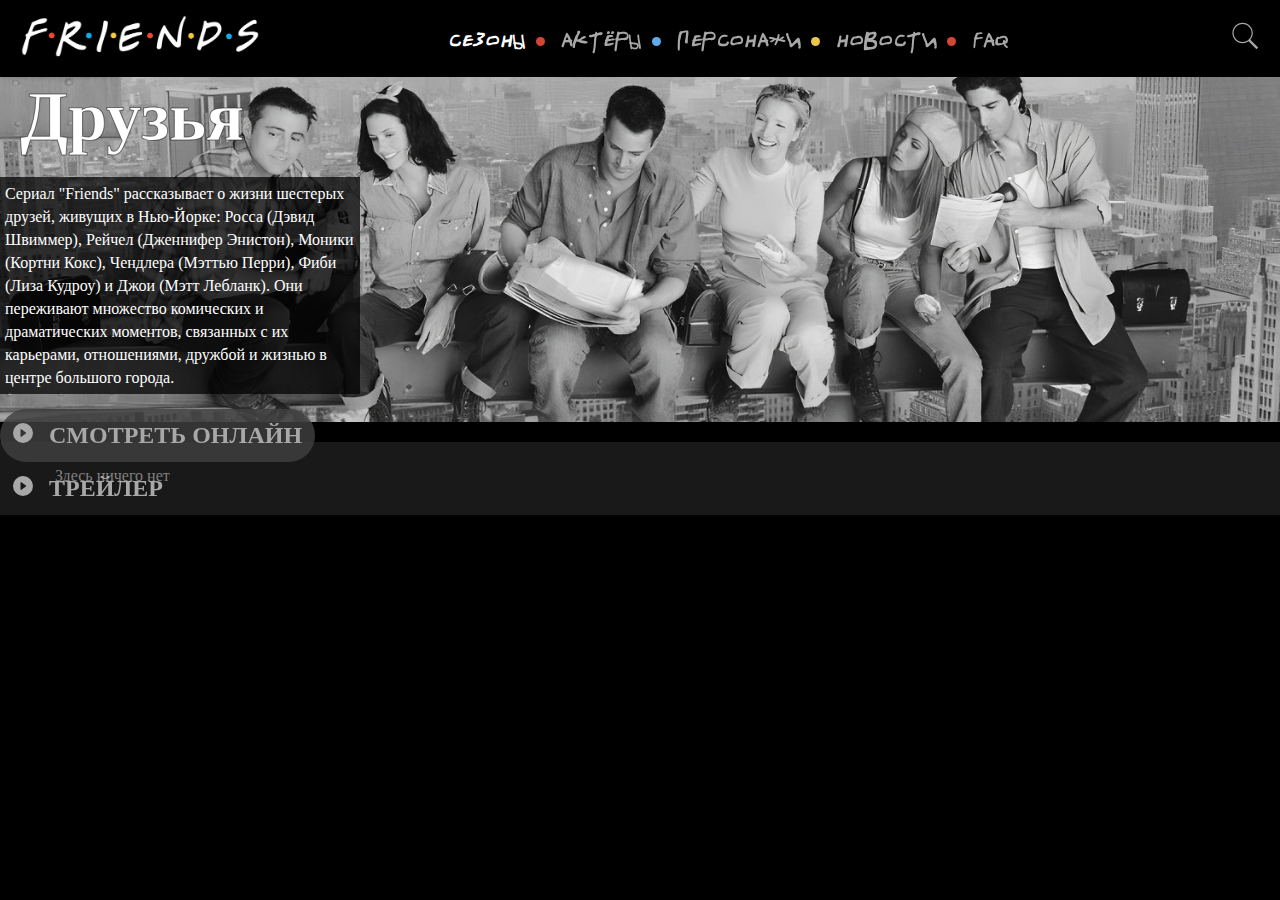
<file: pages/actors.html>
<!DOCTYPE html>
<html lang="ru">
<head>
    <meta charset="UTF-8">
    <title>Друзья</title>
    <meta name="viewport" content="width=device-width, initial-scale=1">
    <meta name="yandex-verification" content="ebf12c473113afc8" />
    <link rel="icon" href="/images/icon.ico">
        <link rel="apple-touch-icon" href="/images/apple-touch-icon.ico">
    <link rel="stylesheet" href="../styles/style.css">
    <link rel="stylesheet" href="../styles/adaptive.css">
</head>
<body>
<header class="header">
    <div class="container">
        <div class="header-logo">
            <a><img src="../images/logo-friends.png" alt="logo"></a>
        </div>
        <ul class="header-menu">
            <li class="first-paragraph"><a href="../index.html#select-season">Сезоны</a></li>
            <li class="second-paragraph"><a href="" class="disabled">Актёры</a></li>
            <li class="third-paragraph"><a href="" class="disabled">Персонажи</a></li>
            <li class="fourth-paragraph"><a href="" class="disabled">Новости</a></li>
            <li class="fifth-paragraph"><a href="" class="disabled">FAQ</a></li>
        </ul>
        <div class="header-search">
            <a href="#" class="disabled">
                <svg xmlns="http://www.w3.org/2000/svg" x="0px" y="0px" width="30" height="30" viewBox="0 0 50 50">
                    <path d="M 21 3 C 11.621094 3 4 10.621094 4 20 C 4 29.378906 11.621094 37 21 37 C 24.710938 37 28.140625 35.804688 30.9375 33.78125 L 44.09375 46.90625 L 46.90625 44.09375 L 33.90625 31.0625 C 36.460938 28.085938 38 24.222656 38 20 C 38 10.621094 30.378906 3 21 3 Z M 21 5 C 29.296875 5 36 11.703125 36 20 C 36 28.296875 29.296875 35 21 35 C 12.703125 35 6 28.296875 6 20 C 6 11.703125 12.703125 5 21 5 Z"></path>
                </svg>
            </a>
        </div>
    </div>
</header>
<div class="main-image">
    <div class="container">
        <div class="main-description">
            <h1>Друзья</h1>
            <p>Сериал "Friends" рассказывает о жизни шестерых друзей, живущих в Нью-Йорке: Росса (Дэвид Швиммер), Рейчел
                (Дженнифер
                Энистон), Моники (Кортни Кокс), Чендлера (Мэттью Перри), Фиби (Лиза Кудроу) и Джои (Мэтт Лебланк). Они
                переживают множество комических и драматических моментов, связанных с их карьерами, отношениями, дружбой
                и
                жизнью в центре большого города.</p>
            <a href="#" class="disabled main-button main-button-green">
                <svg width="20" height="20" fill="currentColor" class="bi bi-play-circle-fill" viewBox="0 0 16 16">
                    <path d="M16 8A8 8 0 1 1 0 8a8 8 0 0 1 16 0zM6.79 5.093A.5.5 0 0 0 6 5.5v5a.5.5 0 0 0 .79.407l3.5-2.5a.5.5 0 0 0 0-.814l-3.5-2.5z"/>
                </svg>
                Смотреть онлайн
            </a>
            <a href="#" class="main-button disabled">
                <svg width="20" height="20" fill="currentColor" class="bi bi-play-circle-fill" viewBox="0 0 16 16">
                    <path d="M16 8A8 8 0 1 1 0 8a8 8 0 0 1 16 0zM6.79 5.093A.5.5 0 0 0 6 5.5v5a.5.5 0 0 0 .79.407l3.5-2.5a.5.5 0 0 0 0-.814l-3.5-2.5z"/>
                </svg>
                Трейлер
            </a>
        </div>
    </div>
</div>
<footer class="footer">
    <div class="container">
        <span>Здесь ничего нет</span>
    </div>
</footer>
<script src="/scripts/script.js"></script>
</body>
</html>
</file>
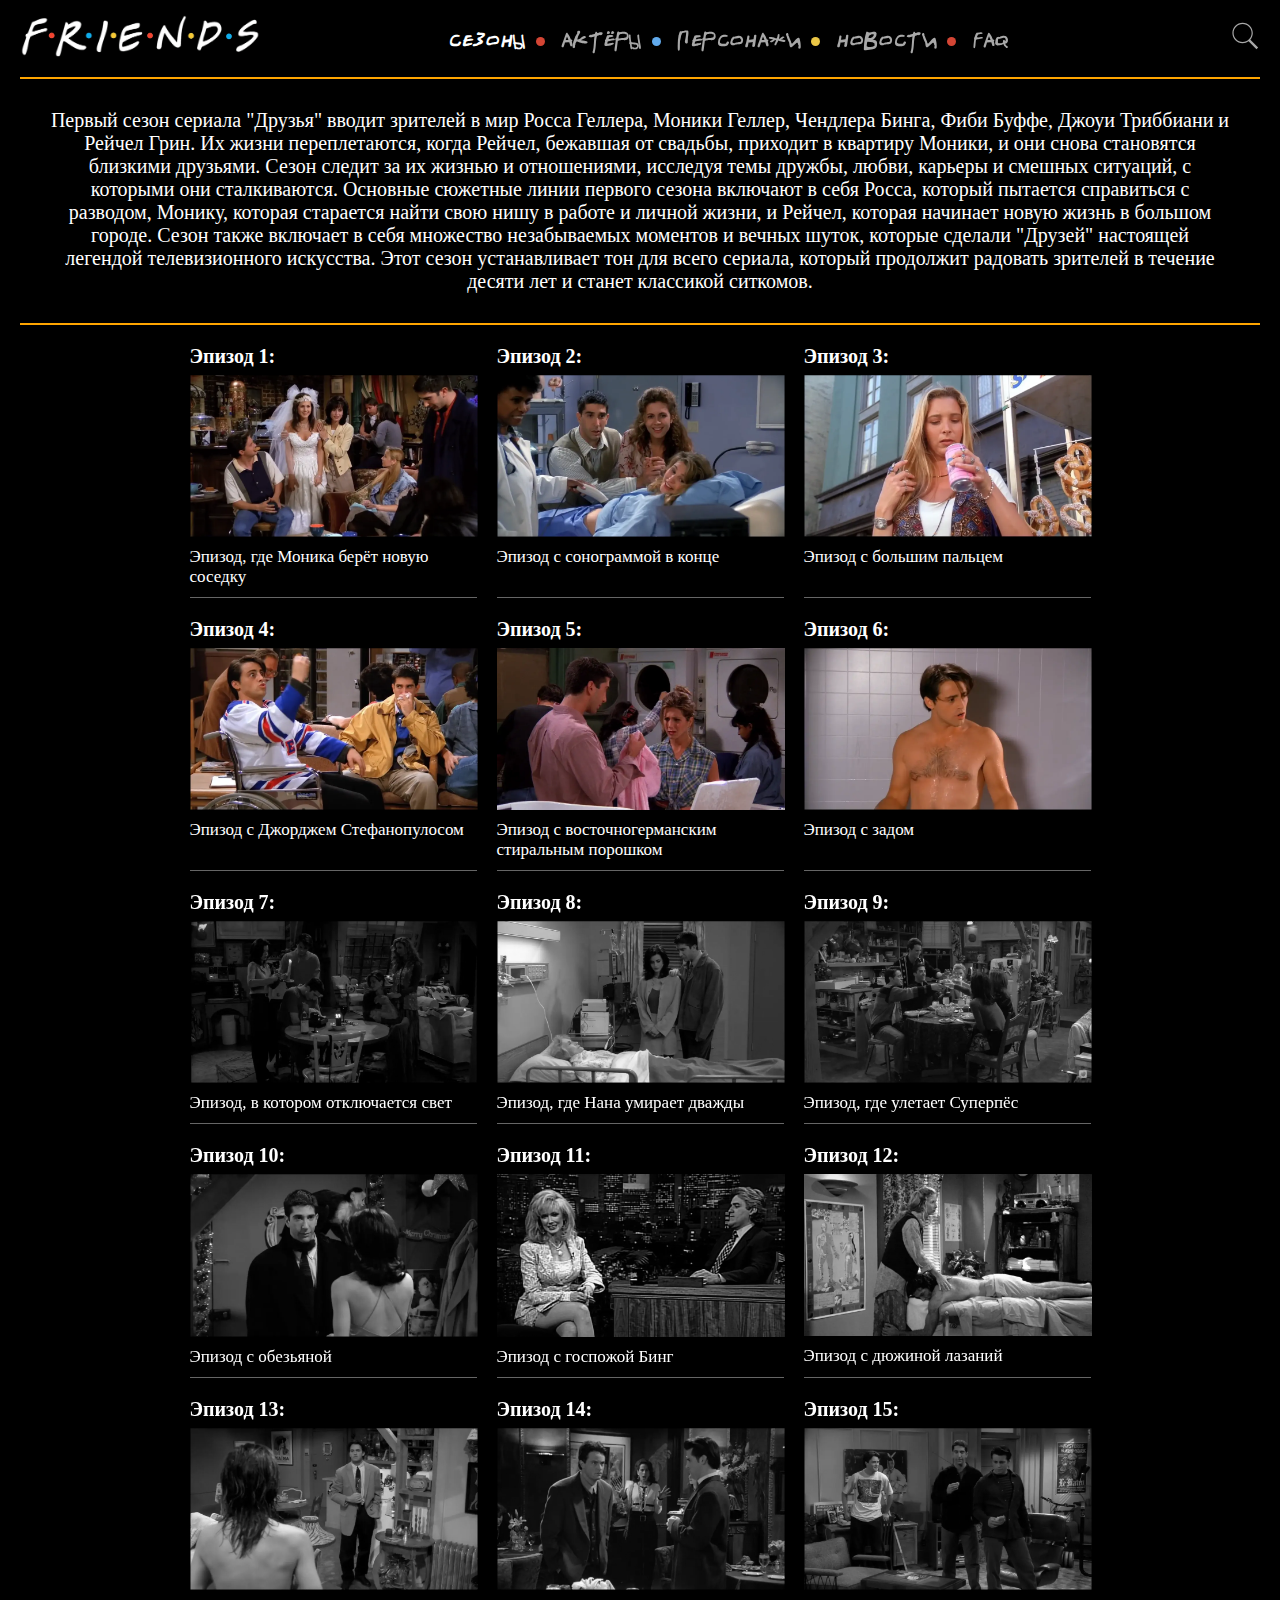
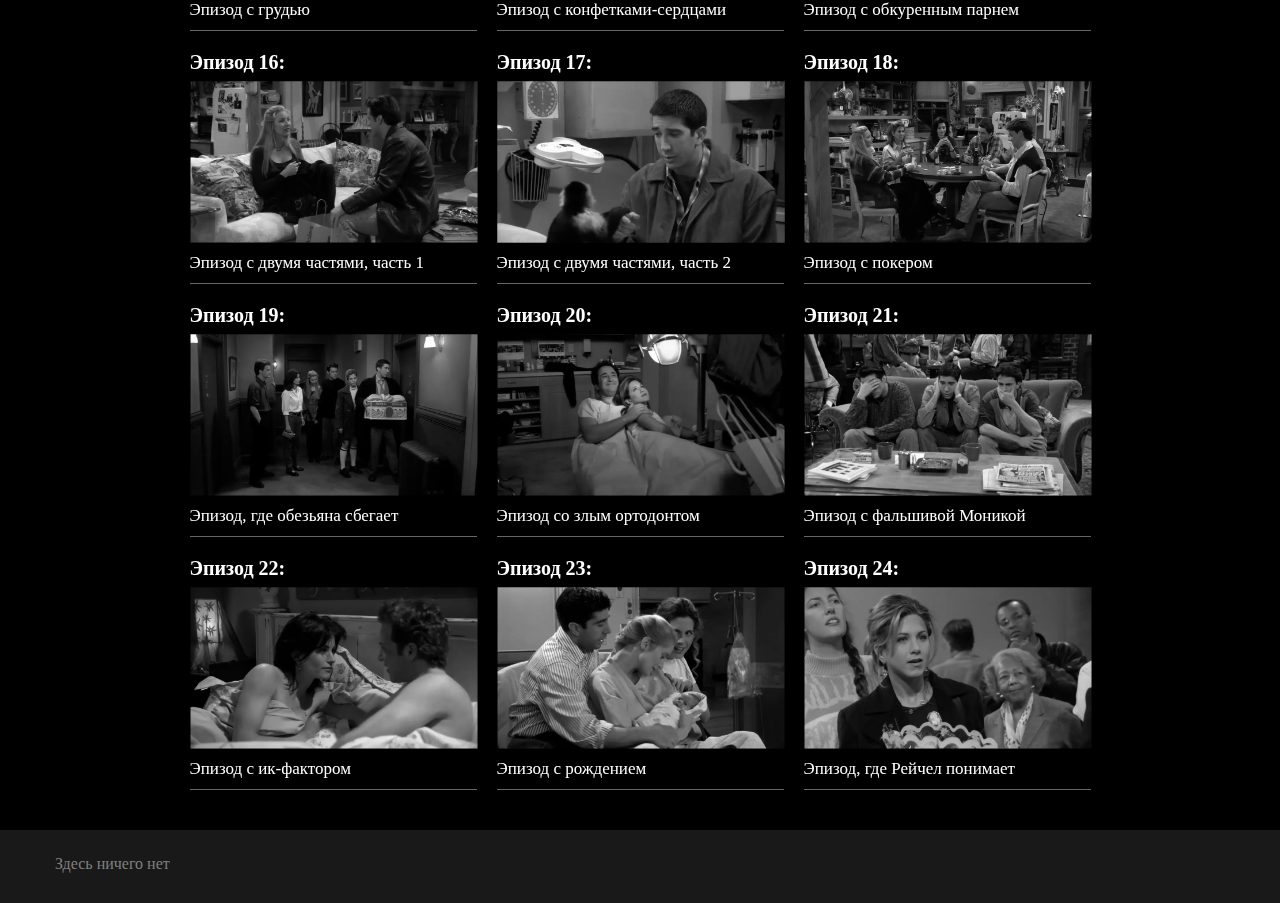
<file: pages/season-1/season-1.html>
<!DOCTYPE html>
<html lang="ru">
<head>
    <meta charset="UTF-8">
    <title>1 Сезон</title>
    <meta name="viewport" content="width=device-width, initial-scale=1">
    <link rel="icon" href="/images/icon-web.png">
    <link rel="stylesheet" href="../../styles/style.css">
    <link rel="stylesheet" href="../../styles/adaptive.css">
</head>
<body>
<header class="header">
    <div class="container">
        <div class="header-logo">
            <a href="../../index.html"><img src="../../images/logo-friends.png" alt="logo"></a>
        </div>
        <div class="burger" id="burger">
            <svg viewBox="0 0 24 24" fill="none" xmlns="http://www.w3.org/2000/svg">
                <g id="SVGRepo_bgCarrier" stroke-width="0"></g>
                <g id="SVGRepo_tracerCarrier" stroke-linecap="round" stroke-linejoin="round"></g>
                <g id="SVGRepo_iconCarrier">
                    <path d="M5 8H13.75M5 12H19M10.25 16L19 16" stroke="#ffffff" stroke-linecap="round"
                          stroke-linejoin="round"></path>
                </g>
            </svg>
        </div>
        <div class="close" id="close">
            <svg xmlns="http://www.w3.org/2000/svg"
                 width="40"
                 height="40"
                 viewBox="0 0 24 24"
                 fill="white"
                 stroke="currentColor"
                 stroke-width="2"
                 stroke-linecap="round"
                 stroke-linejoin="round">
                <line x1="18" y1="6" x2="6" y2="18"/>
                <line x1="6" y1="6" x2="18" y2="18"/>
            </svg>

        </div>
        <ul class="header-menu" id="open">
            <li class="first-paragraph"><a href="../../index.html#select-season">Сезоны</a></li>
            <li class="second-paragraph"><a href="#" class="disabled">Актёры</a></li>
            <li class="third-paragraph"><a href="#" class="disabled">Персонажи</a></li>
            <li class="fourth-paragraph"><a href="#" class="disabled">Новости</a></li>
            <li class="fifth-paragraph"><a href="#" class="disabled">FAQ</a></li>
        </ul>
        <div class="header-search">
            <a href="#" class="disabled">
                <svg xmlns="http://www.w3.org/2000/svg" x="0px" y="0px" width="30" height="30" viewBox="0 0 50 50">
                    <path d="M 21 3 C 11.621094 3 4 10.621094 4 20 C 4 29.378906 11.621094 37 21 37 C 24.710938 37 28.140625 35.804688 30.9375 33.78125 L 44.09375 46.90625 L 46.90625 44.09375 L 33.90625 31.0625 C 36.460938 28.085938 38 24.222656 38 20 C 38 10.621094 30.378906 3 21 3 Z M 21 5 C 29.296875 5 36 11.703125 36 20 C 36 28.296875 29.296875 35 21 35 C 12.703125 35 6 28.296875 6 20 C 6 11.703125 12.703125 5 21 5 Z"></path>
                </svg>
            </a>
        </div>
    </div>
</header>



<div class="main-season-description">
    <div class="container">
        <p>Первый сезон сериала "Друзья" вводит зрителей в мир Росса Геллера, Моники Геллер, Чендлера Бинга, Фиби Буффе,
            Джоуи Триббиани и Рейчел Грин. Их жизни переплетаются, когда Рейчел, бежавшая от свадьбы, приходит в
            квартиру
            Моники, и они снова становятся близкими друзьями.

            Сезон следит за их жизнью и отношениями, исследуя темы дружбы, любви, карьеры и смешных ситуаций, с которыми
            они сталкиваются. Основные сюжетные линии первого сезона включают в себя Росса, который пытается справиться
            с разводом, Монику, которая старается найти свою нишу в работе и личной жизни, и Рейчел, которая начинает
            новую жизнь в большом городе.

            Сезон также включает в себя множество незабываемых моментов и вечных шуток, которые сделали "Друзей"
            настоящей легендой телевизионного искусства. Этот сезон устанавливает тон для всего сериала, который
            продолжит радовать зрителей в течение десяти лет и станет классикой ситкомов.</p>

        <div class="select-series" id="select-series-1">
            <a href="episode-1.html"><h2>Эпизод 1:</h2><img src="../../images/episode/S1-E01.webp" alt="series-1"><span>Эпизод, где Моника берёт новую соседку</span></a>
            <a href="episode-2.html"><h2>Эпизод 2:</h2><img src="../../images/episode/S1-E02.webp" alt="series-2"><span>Эпизод с сонограммой в конце</span></a>
            <a href="episode-3.html"><h2>Эпизод 3:</h2><img src="../../images/episode/S1-E03.webp" alt="series-3"><span>Эпизод с большим пальцем</span></a>
            <a href="episode-4.html"><h2>Эпизод 4:</h2><img src="../../images/episode/S1-E04.webp" alt="series-4"><span>Эпизод с Джорджем Стефанопулосом</span></a>
            <a href="episode-5.html"><h2>Эпизод 5:</h2><img src="../../images/episode/S1-E05.webp" alt="series-5"><span>Эпизод с восточногерманским стиральным порошком</span></a>
            <a href="episode-6.html"><h2>Эпизод 6:</h2><img src="../../images/episode/S1-E06.webp" alt="series-6"><span>Эпизод с задом</span></a>
            <a href="#" class="disabled"><h2>Эпизод 7:</h2><img src="../../images/episode/S1-E07.webp" alt="series-7"><span>Эпизод, в котором отключается свет</span></a>
            <a href="#" class="disabled"><h2>Эпизод 8:</h2><img src="../../images/episode/S1-E08.webp" alt="series-8"><span>Эпизод, где Нана умирает дважды</span></a>
            <a href="#" class="disabled"><h2>Эпизод 9:</h2><img src="../../images/episode/S1-E09.webp" alt="series-9"><span>Эпизод, где улетает Суперпёс</span></a>
            <a href="#" class="disabled"><h2>Эпизод 10:</h2><img src="../../images/episode/S1-E10.webp" alt="series-10"><span>Эпизод с обезьяной</span></a>
            <a href="#" class="disabled"><h2>Эпизод 11:</h2><img src="../../images/episode/S1-E11.webp" alt="series-11"><span>Эпизод с госпожой Бинг</span></a>
            <a href="#" class="disabled"><h2>Эпизод 12:</h2><img src="../../images/episode/S1-E12.webp" alt="series-12"><span>Эпизод с дюжиной лазаний</span></a>
            <a href="#" class="disabled"><h2>Эпизод 13:</h2><img src="../../images/episode/S1-E13.webp" alt="series-13"><span>Эпизод с грудью</span></a>
            <a href="#" class="disabled"><h2>Эпизод 14:</h2><img src="../../images/episode/S1-E14.webp" alt="series-14"><span>Эпизод с конфетками-сердцами</span></a>
            <a href="#" class="disabled"><h2>Эпизод 15:</h2><img src="../../images/episode/S1-E15.webp" alt="series-15"><span>Эпизод с обкуренным парнем</span></a>
            <a href="#" class="disabled"><h2>Эпизод 16:</h2><img src="../../images/episode/S1-E16.webp" alt="series-16"><span>Эпизод с двумя частями, часть 1</span></a>
            <a href="#" class="disabled"><h2>Эпизод 17:</h2><img src="../../images/episode/S1-E17.webp" alt="series-17"><span>Эпизод с двумя частями, часть 2</span></a>
            <a href="#" class="disabled"><h2>Эпизод 18:</h2><img src="../../images/episode/S1-E18.webp" alt="series-18"><span>Эпизод с покером</span></a>
            <a href="#" class="disabled"><h2>Эпизод 19:</h2><img src="../../images/episode/S1-E19.webp" alt="series-19"><span>Эпизод, где обезьяна сбегает</span></a>
            <a href="#" class="disabled"><h2>Эпизод 20:</h2><img src="../../images/episode/S1-E20.webp" alt="series-20"><span>Эпизод со злым ортодонтом</span></a>
            <a href="#" class="disabled"><h2>Эпизод 21:</h2><img src="../../images/episode/S1-E21.webp" alt="series-21"><span>Эпизод с фальшивой Моникой</span></a>
            <a href="#" class="disabled"><h2>Эпизод 22:</h2><img src="../../images/episode/S1-E22.webp" alt="series-22"><span>Эпизод с ик-фактором</span></a>
            <a href="#" class="disabled"><h2>Эпизод 23:</h2><img src="../../images/episode/S1-E23.webp" alt="series-23"><span>Эпизод с рождением</span></a>
            <a href="#" class="disabled"><h2>Эпизод 24:</h2><img src="../../images/episode/S1-E24.webp" alt="series-24"><span>Эпизод, где Рейчел понимает</span></a>
        </div>
    </div>
</div>
<footer class="footer">
    <div class="container">
        <span>Здесь ничего нет</span>
    </div>
</footer>

<script src="../../scripts/script.js"></script>
</body>

</html>
</file>
<file: styles/style.css>
* {
    margin: 0;
    padding: 0;
    color: white;
}

@font-face {
    font-family: friends;
    src: url("../fonts/font-friends.ttf");
}

body {
    background-color: black;
}

.container {
    max-width: 1300px;
    margin: 0 auto;
}

.header {
    font-family: friends, sans-serif;
    background: black;
    padding: 15px 20px;
    position: sticky;
    top: 0;
    z-index: 10;
    transition: .4s; /* Добавляем анимацию для плавного появления и скрытия */
}

.header.hidden {
    transform: translateY(-80%); /* Скрываем заголовок при скролле вниз */
}

.header .container {
    display: flex;
    justify-content: space-between;
    align-items: center;
}

.header-logo img {
    width: 240px;
}

.header-menu {
    display: flex;
}

.first-paragraph {
    list-style: none;
}

.second-paragraph,
.first-paragraph a:hover,
.first-paragraph.season-select a {
    color: rgb(212, 69, 52);
}

.third-paragraph,
.second-paragraph a:hover,
.second-paragraph.actors a {
    color: rgb(97, 170, 236);
}

.fourth-paragraph,
.third-paragraph a:hover,
.third-paragraph.characters a {
    color: rgb(235, 199, 70);
}

.fifth-paragraph,
.fourth-paragraph a:hover,
.fourth-paragraph.news a {
    color: rgb(212, 69, 52);
}

.fifth-paragraph a:hover,
.fifth-paragraph.FAQ a {
    color: rgb(235, 199, 70);
}

.header ul li {
    margin-right: 35px;
    font-size: 18px;
}

.header ul a {
    text-decoration: none;
    font-weight: 700;
    font-size: 16px;
    text-transform: uppercase;
    transition: 0.3s;
}

.header-search svg {
    fill: #FFFFFF;
}

.header-search svg path {
    transition: 0.3s;
}

.header-search svg:hover path {
    fill: rgb(97, 170, 236);
}

.main-image img {
    width: 100%;
    height: 600px;
}

.main-image {
    background-image: url("../images/fon3-transformed.jpeg");
    /*height: 400px;*/
    height: 470px;
    background-size: cover;
    background-position: center;
    /*padding: 60px 20px;*/
}

.main-description h1 {
    margin-left: 20px;
    margin-bottom: 20px;
    font-size: 70px;
    -webkit-text-stroke: 1px rgba(0, 0, 0, 0.50);
}

.main-description p {
    background-color: rgb(0 0 0 / 73%);
    width: 350px;
    margin-bottom: 15px;
    padding: 5px;
    font-size: 16px;
    line-height: 23px;
}

.main-button {
    text-decoration: none;
    display: table;
    padding: 13px;
    border-radius: 50px;
    cursor: pointer;
    text-transform: uppercase;
    color: #fff;
    font-size: 24px;
    font-weight: 600;
    vertical-align: middle;
    border: none;
    /*align-items: center;*/
    transition: 0.5s;
}

.main-button-green {
    background-color: rgba(65, 65, 43, 0.82);
}

.main-button svg {
    margin-right: 10px;
}

.main-button path {
    transition: 0.5s;
}

.main-button:hover {
    color: rgb(224, 224, 126);
}

.main-button:hover path {
    color: rgb(224, 224, 126);
}


/* карусель для выбора сезона */

/**/

.select-season {
    display: flex;
    flex-wrap: wrap;
    justify-content: center;
    align-content: center;
    padding: 40px 15px 40px 15px;
    gap: 20px;
    max-width: 1250px;
    margin-left: auto;
    margin-right: auto;
    /*min-height: calc(100vh - 140px);*/
    min-height: calc(100vh - 220px);
}

.select-season img {
    width: 230px;
    text-align: center;
}


.disabled {
    color: #a8a8a8;
}

.disabled svg {
    fill: #a8a8a8;
}


.disabled {
    pointer-events: none;
}

.disabled {
    filter: grayscale(1);
    /*transition: 1s;*/
}

/*.disabled img:hover {*/
/*    filter: grayscale(0);*/
/*}*/

/* Стили для страницы выбора сезона */


/* Стили для страниц сезонов */

.prev {
    margin-bottom: 20px;
}

.main-season-description {
    padding: 0 20px;
}

.main-season-description p {
    font-size: 20px;
    text-align: center;
    border-top: 2px solid orange;
    border-bottom: 2px solid orange;
    padding: 30px;
}

.select-series {
    padding: 20px;
    display: flex;
    justify-content: center;
    gap: 20px;
    flex-wrap: wrap;
}

.select-series * {
    font-size: 20px;
    display: block;
    text-decoration: none;
}

.select-series img {
    padding-top: 7px;
    box-sizing: border-box;
    width: 288px;
}

.select-series a {
    border-bottom: 1px solid rgba(128, 128, 128, 0.8);
    width: 287px;
}

.select-series a span {
    font-size: 17px;
    width: auto;
    padding: 10px 0 10px 0;
}

.main-season-description .video {
    display: flex;
    justify-content: center;
}

.video a {
    margin: auto 0;
}

.arrow-left svg {
    transform: rotate(180deg);
}

.arrow-left svg, .arrow-right svg {
    transition: .4s;
}

.arrow-left svg:hover, .arrow-right svg:hover {
    fill: #cecece;
}

#player {
    width: 80%;
    height: 200px;
    margin: 0 15px;
}

footer {
    padding: 25px 15px 30px 15px;
    background-color: rgba(45, 45, 45, 0.55);
    margin-top: 20px;
}

footer span {
    color: gray;
    margin-left: 40px;
}

/*Идеи для дизайна*/

/*При выборе серии фон или текст плавно меняется на тёмно-серый*/


/*/////////////////////////////////////*/
/*прилипший низ*/
/*/////////////////////////////////////*/

body {
    /*font-family: sans-serif;*/
    display: -webkit-flex;
    display: flex;
    flex-direction: column;
    min-height: 86vh; /* высота веб-страницы больше или равна высоте окна браузера */
    /*margin: 0;*/
}

.main-season-description {
    flex: 1; /* если содержимое body меньше высоты окна, то section будет растянут до нужной величины */
}

.burger {
    display: none;
}

.burger svg {
    height: 55px;
    width: 55px;
}

.close {
    display: none;
    z-index: 100;
    position: absolute;
    top: 30px;
    right: 30px;
    height: 30px;
}

#player {
    margin: 0;
}

.slider {
    max-width: 1100px;
    margin: 0 auto;
    padding: 40px 0;
}

.slider-item img {
    max-width: 230px;
    margin: 0 auto;
}
</file>
<file: styles/adaptive.css>
@media screen and (max-width: 1350px) {

    .main-image {
        height: 345px;
    }

    .video {
        margin: 0 auto;
    }

    .footer {
        min-height: 100%;
        height: auto !important;
    }


}

@media screen and (max-width: 1040px) {


    .header {
        padding: 25px 20px;
    }

    .header .container {
        justify-content: center;
    }

    .header-logo img {
        width: 240px;
    }

    .header .burger {
        display: flex;
        position: absolute;
        right: 20px;
    }

    .header-menu {
        display: none;
        position: fixed;
        width: 100%;
        height: 100%;
        margin: 0;
        top: 0;
        left: 0;
        background: rgba(24, 24, 24, 0.8);
        z-index: 10;
        flex-direction: column;
        justify-content: center;
        align-items: center;
    }

    .header-search {
        display: none;
    }

    .open {
        display: flex;
    }

    .main-image {
        height: 320px;
    }

    .body {
        overflow: hidden
    }

    .header ul {
        list-style: none;
    }

    .header ul li {
        margin-right: 0;
        height: 25px;
    }

    .main-season-description {
        padding: 15px 0;
    }

    .prev {
        display: none;
    }

    .video a svg {
        height: 45px;
    }

    .footer {
        padding: 25px 35px;
    }

    .footer span {
        margin: 0;
    }

}

@media screen and (max-width: 980px) {


}

@media screen and (max-width: 870px) {

    .main-image {
        height: 270px;
    }
}

@media screen and (max-width: 850px) {

    /*.main-season-description{*/
    /*    padding: 0;*/
    /*}*/
    .main-season-description p {
        display: none;
    }

    @media screen and (max-width: 750px) {

        .main-image {
            height: 230px;
        }
    }

    @media screen and (max-width: 600px) {

        .main-image {
            height: 190px;
        }
    }

    @media screen and (max-width: 600px) {

        .main-image {
            display: none;
        }

        .select-season {
            padding-top: 10px;
        }
    }

    @media screen and (max-width: 430px) {

        .burger svg {
            height: 40px;
            width: 40px;
        }

        .video a svg {
            height: 35px;
        }
    }

    @media screen and (max-width: 385px) {

        .header-logo img {
            width: 180px;
        }
    }

}
</file>
